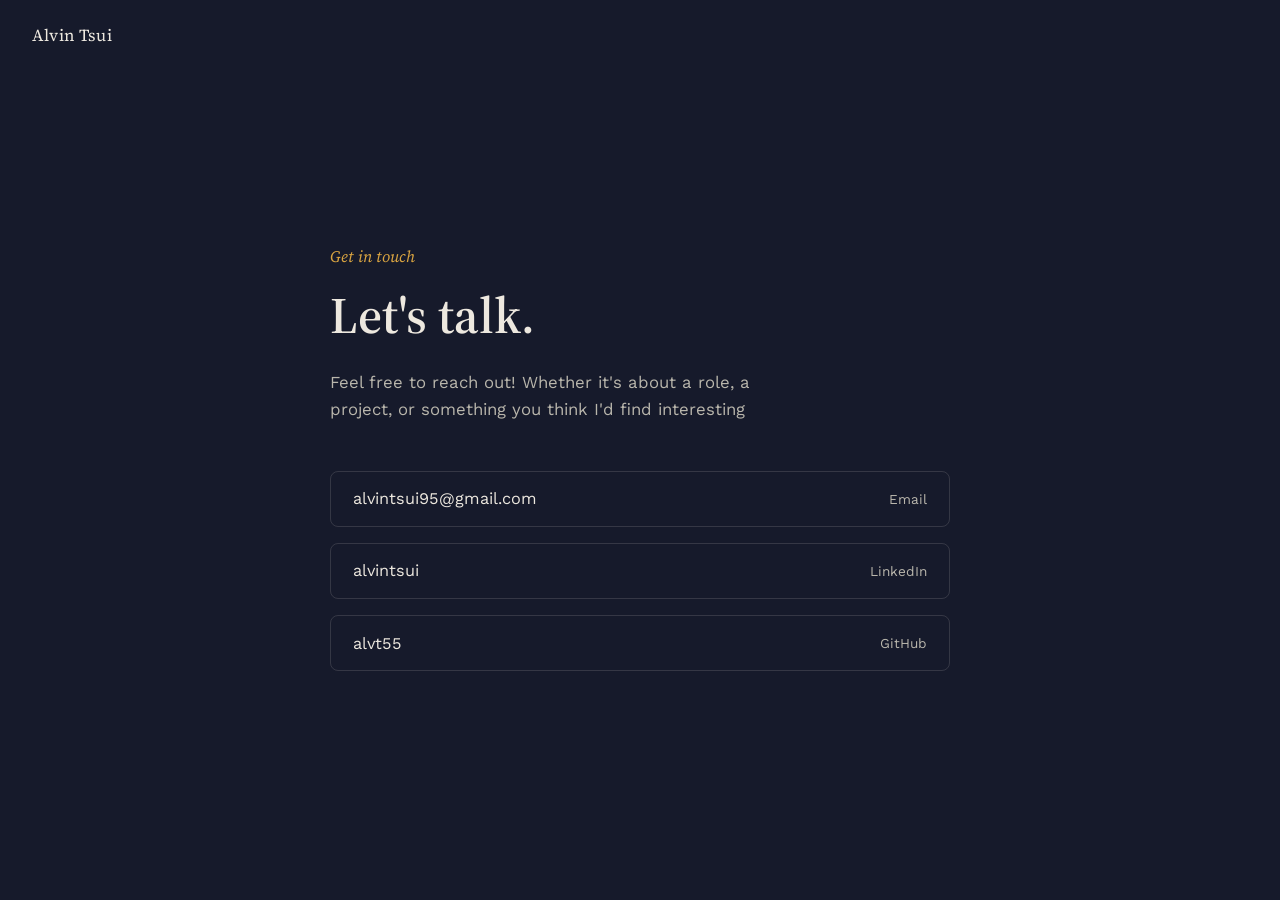
<file: contact.html>
<!DOCTYPE html>
<html lang="en">
<head>
<meta charset="UTF-8">
<meta name="viewport" content="width=device-width, initial-scale=1.0">
<title>Get in touch — [Your Name]</title>
<link rel="preconnect" href="https://fonts.googleapis.com">
<link rel="preconnect" href="https://fonts.gstatic.com" crossorigin>
<link href="https://fonts.googleapis.com/css2?family=Source+Serif+4:ital,opsz,wght@0,8..60,400;0,8..60,600;1,8..60,500&family=Work+Sans:wght@400;500;600&display=swap" rel="stylesheet">
<link rel="stylesheet" href="styles.css">
<style>
  body.contact-page{ overflow-y: auto; height: auto; min-height: 100%; }
  .contact-wrap{
    min-height: 100vh;
    display: flex;
    align-items: center;
    justify-content: center;
    padding: 8rem 8vw 4rem;
  }
  .contact-inner{ max-width: 620px; width: 100%; }
  .contact-inner .chapter{ margin-bottom: 0.8rem; }
  .contact-inner h1{
    font-family: var(--font-display);
    font-size: clamp(2.2rem, 5vw, 3.2rem);
    margin: 0 0 1.2rem;
  }
  .contact-inner p.lead{
    color: var(--paper-dim);
    font-size: 1.05rem;
    line-height: 1.6;
    max-width: 48ch;
    margin-bottom: 3rem;
  }
  .contact-methods{
    display: flex;
    flex-direction: column;
    gap: 1rem;
    margin-bottom: 3rem;
  }
  .contact-method{
    display: flex;
    justify-content: space-between;
    align-items: center;
    padding: 1.1rem 1.4rem;
    border: 1px solid var(--line);
    border-radius: 8px;
    text-decoration: none;
    color: var(--paper);
    transition: border-color 0.2s ease, background 0.2s ease;
  }
  .contact-method:hover{
    border-color: var(--sage);
    background: rgba(127,169,141,0.06);
  }
  .contact-method .label{ color: var(--paper-dim); font-size: 0.85rem; }
  .contact-method .value{ font-size: 1.02rem; }

  .contact-form{
    border-top: 1px solid var(--line);
    padding-top: 2.2rem;
  }
  .contact-form p.note{
    color: var(--ochre);
    font-size: 0.85rem;
    font-style: italic;
    margin-bottom: 1.4rem;
    opacity: 0.85;
  }
  .form-row{ margin-bottom: 1rem; }
  .form-row label{
    display: block;
    font-size: 0.85rem;
    color: var(--paper-dim);
    margin-bottom: 0.4rem;
  }
  .form-row input, .form-row textarea{
    width: 100%;
    background: var(--ink-soft);
    border: 1px solid var(--line);
    border-radius: 6px;
    padding: 0.8rem 1rem;
    color: var(--paper);
    font-family: var(--font-body);
    font-size: 0.95rem;
  }
  .form-row textarea{ min-height: 120px; resize: vertical; }
  .form-submit{
    margin-top: 0.5rem;
    padding: 0.85rem 1.8rem;
    background: var(--sage);
    color: var(--ink);
    border: none;
    border-radius: 999px;
    font-family: var(--font-body);
    font-weight: 600;
    font-size: 0.95rem;
    cursor: pointer;
  }
  .back-link{
    display: inline-block;
    margin-top: 3rem;
    font-size: 0.9rem;
    color: var(--paper-dim);
    text-decoration: none;
  }
  .back-link:hover{ color: var(--sage); }
</style>
</head>
<body class="contact-page">

<header class="site-chrome">
  <a class="mark" href="index.html">Alvin Tsui</a>
</header>

<div class="contact-wrap">
  <div class="contact-inner">
    <p class="chapter">Get in touch</p>
    <h1>Let's talk.</h1>
    <p class="lead">Feel free to reach out! Whether it's about a role, a project, or something you think I'd find interesting</p>

    <div class="contact-methods">
      <a class="contact-method" href="mailto:alvintsui95@gmail.com">
        <span class="value">alvintsui95@gmail.com</span>
        <span class="label">Email</span>
      </a>
      <a class="contact-method" href="https://linkedin.com/in/alvintsui" target="_blank" rel="noopener">
        <span class="value">alvintsui</span>
        <span class="label">LinkedIn</span>
      </a>
      <a class="contact-method" href="https://github.com/alvt55" target="_blank" rel="noopener">
        <span class="value">alvt55</span>
        <span class="label">GitHub</span>
      </a>
    </div>

    

</body>
</html>
</file>
<file: styles.css>
/* ===== Tokens ===== */
:root{
  --ink: #161A2B;
  --ink-soft: #1D2238;
  --paper: #EDE8DF;
  --paper-dim: #B9B6AC;
  --sage: #7FA98D;
  --ochre: #D9A441;
  --line: rgba(237, 232, 223, 0.14);

  --font-display: 'Source Serif 4', serif;
  --font-body: 'Work Sans', sans-serif;
}

*{ box-sizing: border-box; }

html, body{
  margin:0;
  padding:0;
  background: var(--ink);
  color: var(--paper);
  font-family: var(--font-body);
  height: 100%;
  overflow: hidden;
}

h1, h2{
  font-family: var(--font-display);
  font-weight: 600;
  margin: 0;
}

em{ font-style: italic; color: var(--sage); }

a{ color: inherit; }

/* ===== Site chrome ===== */
.site-chrome{
  position: fixed;
  top: 0; left: 0; right: 0;
  display: flex;
  justify-content: space-between;
  align-items: center;
  padding: 1.5rem 2rem;
  z-index: 50;
  pointer-events: none;
}
.site-chrome a{ pointer-events: auto; text-decoration: none; }

.mark{
  font-family: var(--font-display);
  font-size: 1.05rem;
  letter-spacing: 0.01em;
}

.contact-link{
  font-size: 0.9rem;
  padding: 0.5rem 1.1rem;
  border: 1px solid var(--line);
  border-radius: 999px;
  transition: border-color 0.2s ease, background 0.2s ease;
}
.contact-link:hover{
  border-color: var(--sage);
  background: rgba(127,169,141,0.08);
}

/* ===== Pan container ===== */
.pan-container{
  height: 100%;
  width: 100%;
  display: flex;
  overflow-x: auto;
  overflow-y: hidden;
  scroll-snap-type: x mandatory;
  scroll-behavior: smooth;
  -webkit-overflow-scrolling: touch;
}
.pan-container::-webkit-scrollbar{ display:none; }

.panel{
  flex: 0 0 100vw;
  width: 100vw;
  height: 100%;
  scroll-snap-align: start;
  display: flex;
  align-items: center;
  justify-content: center;
  padding: 0 8vw;
  transition: opacity 0.4s ease, transform 0.4s ease;
}

/* ===== Hero / closing ===== */
.hero-inner{
  max-width: 640px;
  text-align: left;
}
.hero-kicker{
  color: var(--ochre);
  font-size: 0.95rem;
  margin: 0 0 1rem;
  letter-spacing: 0.01em;
}
.hero-title{
  font-size: clamp(2.6rem, 6vw, 4.5rem);
  line-height: 1.05;
}
.hero-sub{
  margin-top: 1.4rem;
  color: var(--paper-dim);
  font-size: 1.1rem;
  line-height: 1.6;
  max-width: 460px;
}
.scroll-hint{
  margin-top: 3rem;
  display: flex;
  align-items: center;
  gap: 0.75rem;
  color: var(--sage);
}
.scroll-hint span{
  width: 40px;
  height: 1px;
  background: var(--sage);
  display: inline-block;
  animation: pulse-line 2.2s ease-in-out infinite;
}
.scroll-hint p{ margin:0; font-size: 0.85rem; }
@keyframes pulse-line{
  0%, 100%{ width: 40px; opacity: 1; }
  50%{ width: 70px; opacity: 0.5; }
}

.closing{ text-align: center; }
.closing .hero-inner{ text-align: center; margin: 0 auto; }
.closing-title{
  font-size: clamp(2rem, 4.5vw, 3rem);
  margin-bottom: 1rem;
}
.closing-cta{
  display: inline-block;
  margin-top: 2.2rem;
  padding: 0.9rem 2rem;
  border: 1px solid var(--sage);
  border-radius: 999px;
  text-decoration: none;
  color: var(--paper);
  font-size: 1rem;
  transition: background 0.2s ease, color 0.2s ease;
}
.closing-cta:hover{
  background: var(--sage);
  color: var(--ink);
}

/* ===== Story panels ===== */
.panel-inner{
  display: grid;
  grid-template-columns: 1fr 1fr;
  gap: 5vw;
  align-items: center;
  max-width: 1200px;
  width: 100%;
}
.layout-b{ direction: rtl; }
.layout-b > *{ direction: ltr; }

.chapter{
  font-family: var(--font-display);
  font-style: italic;
  color: var(--ochre);
  font-size: 1rem;
  margin: 0 0 0.6rem;
}
.panel-text h2{
  font-size: clamp(1.8rem, 3.2vw, 2.6rem);
  line-height: 1.15;
}
.role{
  color: var(--sage);
  font-size: 0.95rem;
  margin: 0.5rem 0 1.3rem;
  font-weight: 500;
}
.story{
  color: var(--paper-dim);
  font-size: 1.02rem;
  line-height: 1.65;
  max-width: 46ch;
  margin: 0 0 1.6rem;
}

.tags{
  list-style: none;
  padding: 0;
  margin: 0;
  display: flex;
  flex-wrap: wrap;
  gap: 0.55rem;
}
.tags li{
  font-size: 0.82rem;
  padding: 0.4rem 0.85rem;
  border: 1px solid var(--line);
  border-radius: 999px;
  color: var(--paper);
}

.placeholder-copy{
  color: var(--ochre);
  opacity: 0.75;
  font-style: italic;
}

/* ===== Media slots ===== */
.panel-media{
  display: flex;
  flex-direction: column;
  gap: 1rem;
}
.media-slot,
.media-slot img,
.media-slot video,
.hero-photo{
  display: block;
  width: 100%;
  height: 100%;
}

.media-slot img,
.hero-photo{
  object-fit: cover;
  object-position: center;
}
.media-slot{
  border: 1px solid var(--line);
  border-radius: 12px;
  aspect-ratio: 4 / 3;
  overflow: hidden;
  display: flex;
  align-items: center;
  justify-content: center;
  color: var(--paper-dim);
  font-size: 0.9rem;
  background: var(--ink-soft);
}
.media-slot.video{ aspect-ratio: 16 / 9; }
img.media-slot,
img.media-photo{
  width: auto;
  max-width: 100%;
  height: auto;
  max-height: 100%;
  display: block;
  margin: 0 auto;
  object-fit: contain;
  aspect-ratio: auto;
  border: none;
  background: transparent;
  overflow: visible;
}
#orbit .panel-media .media-slot {
  width: min(100%, 440px);
  margin: 0 auto;
  aspect-ratio: auto;
  height: auto;
  overflow: visible;
  background: transparent;
  border: none;
}
#orbit .panel-media .media-slot img {
  width: 100%;
  height: auto;
  object-fit: contain;
  display: block;
}
.media-slot.small{ aspect-ratio: 21 / 9; }
.media-slot video{
  object-fit: contain;
  background: #000;
}
.media-photo{ border: 1px solid var(--line); }

.fom-video,
.fom-image{
  width: min(100%, 760px);
  margin: 0 auto;
}
.fom-image{
  aspect-ratio: 16 / 11;
}
.fom-photo{
  object-fit: contain;
  object-position: center;
  transform: none;
  background: transparent;
}

.hero-media{
  margin-top: 2rem;
  width: min(760px, 100%);
  height: clamp(230px, 34vw, 440px);
  border-radius: 18px;
  overflow: hidden;
  border: 1px solid var(--line);
  background: var(--ink-soft);
}
.hero-photo{
  border-radius: 18px;
}

/* ===== Progress dots ===== */
.dots{
  position: fixed;
  bottom: 2rem;
  left: 50%;
  transform: translateX(-50%);
  display: flex;
  gap: 0.6rem;
  z-index: 50;
}
.dot{
  width: 7px;
  height: 7px;
  border-radius: 50%;
  background: var(--line);
  border: none;
  cursor: pointer;
  padding: 0;
  transition: background 0.25s ease, transform 0.25s ease;
}
.dot.active{
  background: var(--sage);
  transform: scale(1.4);
}

/* ===== Pan arrows ===== */
.pan-arrow{
  position: fixed;
  top: 50%;
  transform: translateY(-50%);
  background: transparent;
  border: none;
  color: var(--paper-dim);
  font-size: 2.2rem;
  cursor: pointer;
  z-index: 50;
  padding: 0.5rem 0.8rem;
  transition: color 0.2s ease;
}
.pan-arrow:hover{ color: var(--sage); }
.pan-arrow.left{ left: 0.5rem; }
.pan-arrow.right{ right: 0.5rem; }

/* ===== Responsive ===== */
@media (max-width: 860px){
  html, body{ overflow-y: auto; overflow-x: hidden; }
  .pan-container{
    display: block;
    overflow: visible;
    height: auto;
  }
  .panel{
    width: 100%;
    height: auto;
    min-height: 100vh;
    padding: 6rem 6vw 4rem;
    scroll-snap-align: none;
  }
  .panel-inner{
    grid-template-columns: 1fr;
  }
  .layout-b{ direction: ltr; }
  .layout-b .panel-media{ order: 2; }
  .pan-arrow, .dots{ display: none; }
  .story{ max-width: none; }
}

@media (prefers-reduced-motion: reduce){
  *{ animation: none !important; transition: none !important; }
}
</file>
